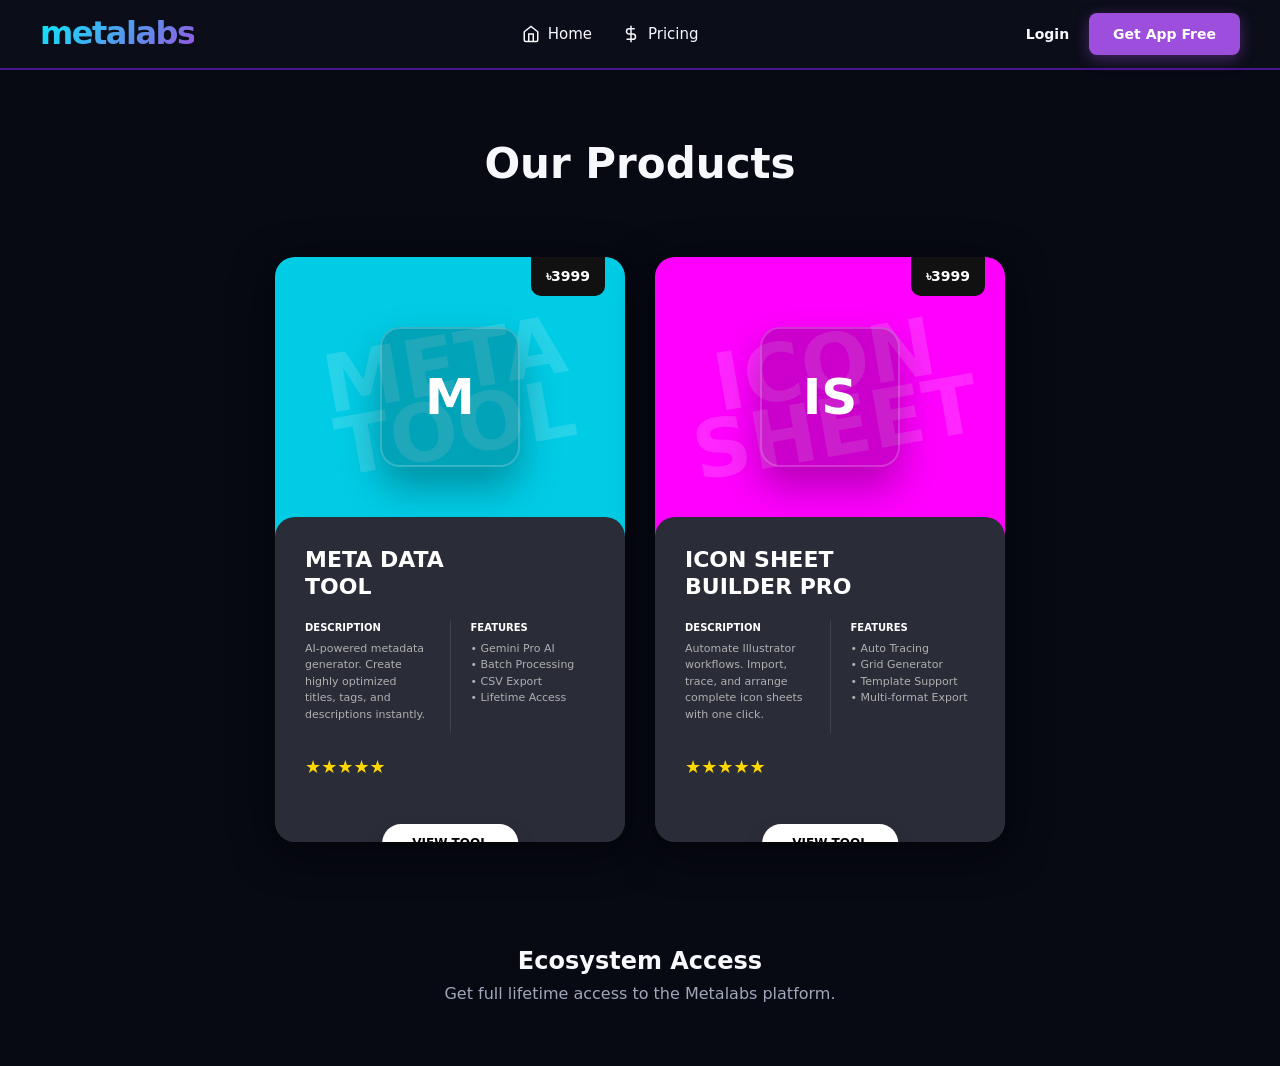
<file: index.html>
<!DOCTYPE html>
<html lang="bn">
<head>
    <meta charset="UTF-8">
    <meta name="viewport" content="width=device-width, initial-scale=1.0">
    <title>Metalabs - Creative Production Tools</title>
    <style>
        :root {
            --bg-main: #070913;
            --nav-bg: #0b0d19;
            --nav-border: #4a148c;
            --neon-purple: #9d4edd;
            --neon-cyan: #00f3ff;
            --text-main: #f7f8fc;
            --text-muted: #a0a7b8;
            --card-cyan: #00cce6;
            --card-pink: #ff00ff;
            --card-dark: #2a2c38;
        }

        * { box-sizing: border-box; margin: 0; padding: 0; font-family: 'Inter', system-ui, sans-serif; }
        body { background-color: var(--bg-main); color: var(--text-main); line-height: 1.6; }

        /* --- Navbar Styles --- */
        .navbar {
            display: flex; justify-content: space-between; align-items: center;
            padding: 0 40px; height: 70px; background-color: var(--nav-bg);
            border-bottom: 2px solid var(--nav-border); position: sticky; top: 0; z-index: 100;
        }

        /* --- New Gradient Text Logo --- */
        .logo-text {
            font-size: 32px;
            font-weight: 900;
            background: linear-gradient(135deg, var(--neon-cyan), var(--neon-purple));
            -webkit-background-clip: text;
            -webkit-text-fill-color: transparent;
            text-decoration: none;
            letter-spacing: -1.5px;
            text-transform: lowercase;
        }

        .nav-links { display: flex; gap: 30px; align-items: center; }
        .nav-links a {
            display: flex; align-items: center; gap: 8px; color: var(--text-main);
            text-decoration: none; font-size: 15px; font-weight: 500; transition: color 0.3s;
        }
        .nav-links a:hover { color: var(--neon-purple); }
        .nav-right { display: flex; align-items: center; gap: 20px; }

        /* --- Dynamic Profile Dropdown --- */
        .profile-menu { position: relative; display: inline-block; }
        .profile-icon {
            background: rgba(157, 78, 221, 0.1); border: 1px solid var(--neon-purple);
            border-radius: 50%; width: 40px; height: 40px; display: flex;
            align-items: center; justify-content: center; cursor: pointer;
            color: white; font-weight: bold; font-size: 18px; transition: 0.3s;
        }
        .profile-icon:hover { background: var(--neon-purple); box-shadow: 0 0 15px rgba(157,78,221,0.5); }
        
        .dropdown-content {
            display: none; position: absolute; right: 0; top: 50px;
            background-color: #1a1c29; min-width: 240px; border-radius: 12px;
            border: 1px solid rgba(255,255,255,0.1); box-shadow: 0 8px 32px rgba(0,0,0,0.5);
            z-index: 1; overflow: hidden;
        }
        /* অদৃশ্য ব্রিজ বা Invisible Bridge */
        .profile-menu::after { 
            content: ''; position: absolute; top: 100%; left: -20px; right: -20px; height: 20px; 
        }
        .profile-menu:hover .dropdown-content { display: block; }
        
        /* User Info Box inside Dropdown */
        .user-info-box {
            padding: 20px;
            border-bottom: 1px solid rgba(255,255,255,0.1);
            background: linear-gradient(180deg, rgba(157,78,221,0.1) 0%, transparent 100%);
        }
        .user-info-box .email { font-weight: bold; font-size: 14px; margin-bottom: 8px; color: white; word-break: break-all; }
        .user-info-box .badge { 
            display: inline-block; padding: 4px 10px; border-radius: 20px; 
            font-size: 11px; font-weight: bold; margin-bottom: 5px;
            background: rgba(0, 243, 255, 0.1); color: var(--neon-cyan); border: 1px solid var(--neon-cyan);
        }
        .user-info-box .credits { font-size: 12px; color: #a0a7b8; }

        .dropdown-content a {
            color: var(--text-muted); padding: 12px 20px; text-decoration: none;
            display: flex; align-items: center; gap: 10px; font-size: 14px; transition: 0.2s;
        }
        .dropdown-content a:hover { background-color: rgba(255,255,255,0.05); color: white; }

        /* --- Main Content --- */
        .container { max-width: 1200px; margin: 60px auto; padding: 0 20px; }
        .header-title { text-align: center; margin-bottom: 60px; }
        .header-title h1 { font-size: 42px; margin-bottom: 15px; }

        /* Product Cards */
        .cards-wrapper { display: flex; justify-content: center; gap: 30px; flex-wrap: wrap; }
        .product-card {
            width: 350px; background-color: var(--card-dark); border-radius: 20px;
            overflow: hidden; display: flex; flex-direction: column;
            box-shadow: 0 10px 40px rgba(0,0,0,0.5); position: relative;
            text-decoration: none; color: white; transition: transform 0.3s;
        }
        .product-card:hover { transform: translateY(-10px); }
        .card-top { height: 280px; position: relative; display: flex; align-items: center; justify-content: center; overflow: hidden; }
        .card-top.cyan { background-color: var(--card-cyan); }
        .card-top.pink { background-color: var(--card-pink); }
        .price-tag {
            position: absolute; top: 0; right: 20px; background: #111; color: white;
            padding: 8px 15px; font-weight: bold; font-size: 14px; border-bottom-left-radius: 10px; border-bottom-right-radius: 10px; z-index: 2;
        }
        .bg-text { position: absolute; font-size: 80px; font-weight: 900; color: rgba(255,255,255,0.15); line-height: 0.8; text-align: center; transform: rotate(-10deg); }
        .product-image {
            width: 140px; height: 140px; background: rgba(0,0,0,0.2); border-radius: 20px;
            display: flex; align-items: center; justify-content: center; font-size: 50px;
            font-weight: bold; z-index: 1; box-shadow: 0 20px 40px rgba(0,0,0,0.3); border: 2px solid rgba(255,255,255,0.2);
        }
        .card-bottom { padding: 30px; padding-bottom: 50px; background-color: var(--card-dark); border-radius: 20px; position: relative; margin-top: -20px; z-index: 3; }
        .card-title { font-size: 22px; font-weight: 700; text-transform: uppercase; margin-bottom: 20px; line-height: 1.2; }
        .card-details { display: flex; gap: 20px; margin-bottom: 20px; }
        .card-col { flex: 1; }
        .card-col p { font-size: 11px; color: #b0b0b0; line-height: 1.5; margin-bottom: 10px; }
        .col-title { font-size: 10px; font-weight: bold; color: white; margin-bottom: 5px; text-transform: uppercase; }
        .divider { width: 1px; background-color: rgba(255,255,255,0.1); }
        .stars { color: #ffd700; font-size: 18px; margin-bottom: 10px; }
        .card-btn {
            position: absolute; bottom: -20px; left: 50%; transform: translateX(-50%);
            background: white; color: black; border: none; padding: 12px 30px; border-radius: 30px;
            font-weight: 700; font-size: 12px; cursor: pointer; box-shadow: 0 10px 20px rgba(0,0,0,0.2); transition: 0.3s; text-transform: uppercase;
        }
        .product-card:hover .card-btn { background: var(--neon-purple); color: white; }
        .pricing-section { margin-top: 100px; text-align: center; }
    </style>
</head>
<body>

    <!-- Navbar -->
    <nav class="navbar">
        <a href="#" class="logo-text">metalabs</a>
        
        <div class="nav-links">
            <a href="#"><svg width="18" height="18" viewBox="0 0 24 24" fill="none" stroke="currentColor" stroke-width="2"><path d="M3 9l9-7 9 7v11a2 2 0 0 1-2 2H5a2 2 0 0 1-2-2z"></path><polyline points="9 22 9 12 15 12 15 22"></polyline></svg> Home</a>
            <a href="#pricing"><svg width="18" height="18" viewBox="0 0 24 24" fill="none" stroke="currentColor" stroke-width="2"><line x1="12" y1="1" x2="12" y2="23"></line><path d="M17 5H9.5a3.5 3.5 0 0 0 0 7h5a3.5 3.5 0 0 1 0 7H6"></path></svg> Pricing</a>
        </div>

       <div class="nav-right">
            <!-- Guest View (Shows when NOT logged in) -->
            <div id="guest-nav" style="display: flex; gap: 20px; align-items: center;">
                <a href="login.html" style="color: var(--text-main); text-decoration: none; font-weight: 600; font-size: 14px; transition: color 0.3s;" onmouseover="this.style.color='var(--neon-purple)'" onmouseout="this.style.color='var(--text-main)'">Login</a>
                <a href="login.html" style="background: var(--neon-purple); color: white; text-decoration: none; padding: 10px 24px; border-radius: 8px; font-weight: 600; font-size: 14px; transition: 0.3s; box-shadow: 0 4px 15px rgba(157,78,221,0.4);" onmouseover="this.style.transform='scale(0.95)'" onmouseout="this.style.transform='scale(1)'">Get App Free</a>
            </div>

            <!-- User View (Shows when Logged In) -->
            <div id="user-nav" class="profile-menu" style="display: none;">
                <div class="profile-icon" id="user-avatar">?</div>
                <div class="dropdown-content">
                    <div class="user-info-box">
                        <div class="email" id="display-email">Not Logged In</div>
                        <div class="badge" id="display-plan">Guest User</div>
                        <div class="credits" id="display-credits">Create an account to get 50 credits</div>
                    </div>
                    <a href="#"><svg width="16" height="16" viewBox="0 0 24 24" fill="none" stroke="currentColor" stroke-width="2"><rect x="3" y="3" width="18" height="18" rx="2" ry="2"></rect><line x1="3" y1="9" x2="21" y2="9"></line><line x1="9" y1="21" x2="9" y2="9"></line></svg> Dashboard</a>
                    <a href="#"><svg width="16" height="16" viewBox="0 0 24 24" fill="none" stroke="currentColor" stroke-width="2"><path d="M22 16.92v3a2 2 0 0 1-2.18 2 19.79 19.79 0 0 1-8.63-3.07 19.5 19.5 0 0 1-6-6 19.79 19.79 0 0 1-3.07-8.67A2 2 0 0 1 4.11 2h3a2 2 0 0 1 2 1.72 12.84 12.84 0 0 0 .7 2.81 2 2 0 0 1-.45 2.11L8.09 9.91a16 16 0 0 0 6 6l1.27-1.27a2 2 0 0 1 2.11-.45 12.84 12.84 0 0 0 2.81.7A2 2 0 0 1 22 16.92z"></path></svg> Whatsapp Support</a>
                    <a href="#" id="logout-btn" style="border-top: 1px solid rgba(255,255,255,0.1); color: #ff4757;"><svg width="16" height="16" viewBox="0 0 24 24" fill="none" stroke="currentColor" stroke-width="2"><path d="M9 21H5a2 2 0 0 1-2-2V5a2 2 0 0 1 2-2h4"></path><polyline points="16 17 21 12 16 7"></polyline><line x1="21" y1="12" x2="9" y2="12"></line></svg> Log out</a>
                </div>
            </div>
        </div>
    </nav>

    <div class="container">
        <div class="header-title">
            <h1>Our Products</h1>
        </div>

        <div class="cards-wrapper">
            <!-- Meta Data Tool Card -->
            <a href="metalabs-tool.html" class="product-card">
                <div class="card-top cyan">
                    <div class="price-tag">৳3999</div>
                    <div class="bg-text">META<br>TOOL</div>
                    <div class="product-image">M</div>
                </div>
                <div class="card-bottom">
                    <div class="card-title">META DATA<br>TOOL</div>
                    <div class="card-details">
                        <div class="card-col">
                            <div class="col-title">DESCRIPTION</div>
                            <p>AI-powered metadata generator. Create highly optimized titles, tags, and descriptions instantly.</p>
                        </div>
                        <div class="divider"></div>
                        <div class="card-col">
                            <div class="col-title">FEATURES</div>
                            <p>• Gemini Pro AI<br>• Batch Processing<br>• CSV Export<br>• Lifetime Access</p>
                        </div>
                    </div>
                    <div class="stars">★★★★★</div>
                    <button class="card-btn">VIEW TOOL</button>
                </div>
            </a>

            <!-- Icon Sheet Builder Card -->
            <a href="icon-sheet.html" class="product-card">
                <div class="card-top pink">
                    <div class="price-tag">৳3999</div>
                    <div class="bg-text">ICON<br>SHEET</div>
                    <div class="product-image">IS</div>
                </div>
                <div class="card-bottom">
                    <div class="card-title">ICON SHEET<br>BUILDER PRO</div>
                    <div class="card-details">
                        <div class="card-col">
                            <div class="col-title">DESCRIPTION</div>
                            <p>Automate Illustrator workflows. Import, trace, and arrange complete icon sheets with one click.</p>
                        </div>
                        <div class="divider"></div>
                        <div class="card-col">
                            <div class="col-title">FEATURES</div>
                            <p>• Auto Tracing<br>• Grid Generator<br>• Template Support<br>• Multi-format Export</p>
                        </div>
                    </div>
                    <div class="stars">★★★★★</div>
                    <button class="card-btn">VIEW TOOL</button>
                </div>
            </a>
        </div>

        <!-- Pricing Section -->
        <div id="pricing" class="pricing-section">
            <h2>Ecosystem Access</h2>
            <p style="color: var(--text-muted);">Get full lifetime access to the Metalabs platform.</p>
        </div>
    </div>

    <!-- User Dashboard Logic -->
   <script>
    const formMsg = document.querySelector('#form-message');
    const loginBtn = document.querySelector('#login-btn');
    const registerBtn = document.querySelector('#register-btn');
    const emailInput = document.querySelector('#user-email');
    const passwordInput = document.querySelector('#user-password');

    async function handleAuth(action) {
        const email = emailInput.value.trim();
        const password = passwordInput.value.trim();

        if(!email || !password) {
            formMsg.style.color = '#ff6d78';
            formMsg.textContent = 'Please enter both email and password.';
            return;
        }

        formMsg.style.color = 'var(--neon-cyan)';
        formMsg.textContent = 'Processing... Please wait.';
        loginBtn.disabled = true;
        registerBtn.disabled = true;

        const endpoint = action === 'login' ? '/api/v1/users/app/login' : '/api/v1/users/app/register';

        try {
            const response = await fetch(`https://genmeta-server.onrender.com${endpoint}`, {
                method: 'POST',
                headers: { 'Content-Type': 'application/json' },
                body: JSON.stringify({ email, password })
            });

            const data = await response.json();

            if (data.success) {
                formMsg.style.color = '#70e3a1';
                formMsg.textContent = action === 'login' ? 'Login successful! Opening App...' : 'Account created! 50 Credits added. Opening App...';
                
                // হোমপেজের ড্যাশবোর্ডে দেখানোর জন্য ইউজারের ডেটা ব্রাউজারে সেভ করা হচ্ছে
                localStorage.setItem('metalabs_email', email);
                if(action === 'register') {
                    localStorage.setItem('metalabs_credits', '50');
                    localStorage.setItem('metalabs_plan', 'free');
                }

                // ডেস্কটপ অ্যাপ ওপেন করার ম্যাজিক লিংক (Deep Link)
                const secretKey = data.data.apiKey;
                window.location.href = `genmeta://login?token=${secretKey}`;
            } else {
                formMsg.style.color = '#ff6d78';
                formMsg.textContent = 'Error: ' + (data.message || 'Authentication failed');
            }
        } catch (error) {
            formMsg.style.color = '#ff6d78';
            formMsg.textContent = 'Server connection failed. Is the server running?';
        } finally {
            loginBtn.disabled = false;
            registerBtn.disabled = false;
        }
    }

    loginBtn.addEventListener('click', () => handleAuth('login'));
    registerBtn.addEventListener('click', () => handleAuth('register'));
</script>
<!-- User Dashboard Dynamic Logic -->
    <script>
        document.addEventListener('DOMContentLoaded', () => {
            const userEmail = localStorage.getItem('metalabs_email');
            const userPlan = localStorage.getItem('metalabs_plan') || 'Free Tier';
            const userCredits = localStorage.getItem('metalabs_credits') || '50';

            const guestNav = document.getElementById('guest-nav');
            const userNav = document.getElementById('user-nav');

            if (userEmail) {
                // User is logged in, show profile dropdown
                guestNav.style.display = 'none';
                userNav.style.display = 'inline-block';
                
                document.getElementById('user-avatar').textContent = userEmail.charAt(0).toUpperCase();
                document.getElementById('display-email').textContent = userEmail;
                document.getElementById('display-plan').textContent = 'Plan: ' + userPlan.toUpperCase();
                document.getElementById('display-credits').textContent = 'Remaining Credits: ' + userCredits;
                
                if(userPlan.toLowerCase() !== 'free') {
                    const badge = document.getElementById('display-plan');
                    badge.style.background = 'rgba(188, 19, 254, 0.1)';
                    badge.style.color = 'var(--neon-purple)';
                    badge.style.borderColor = 'var(--neon-purple)';
                    document.getElementById('display-credits').textContent = 'Unlimited Access';
                }
            } else {
                // Not logged in, show login buttons
                guestNav.style.display = 'flex';
                userNav.style.display = 'none';
            }

            // Logout Logic
            const logoutBtn = document.getElementById('logout-btn');
            if (logoutBtn) {
                logoutBtn.addEventListener('click', (e) => {
                    e.preventDefault();
                    localStorage.clear();
                    window.location.reload();
                });
            }
        });
    </script>
</body>
</html>
    
</body>
</html>
</file>
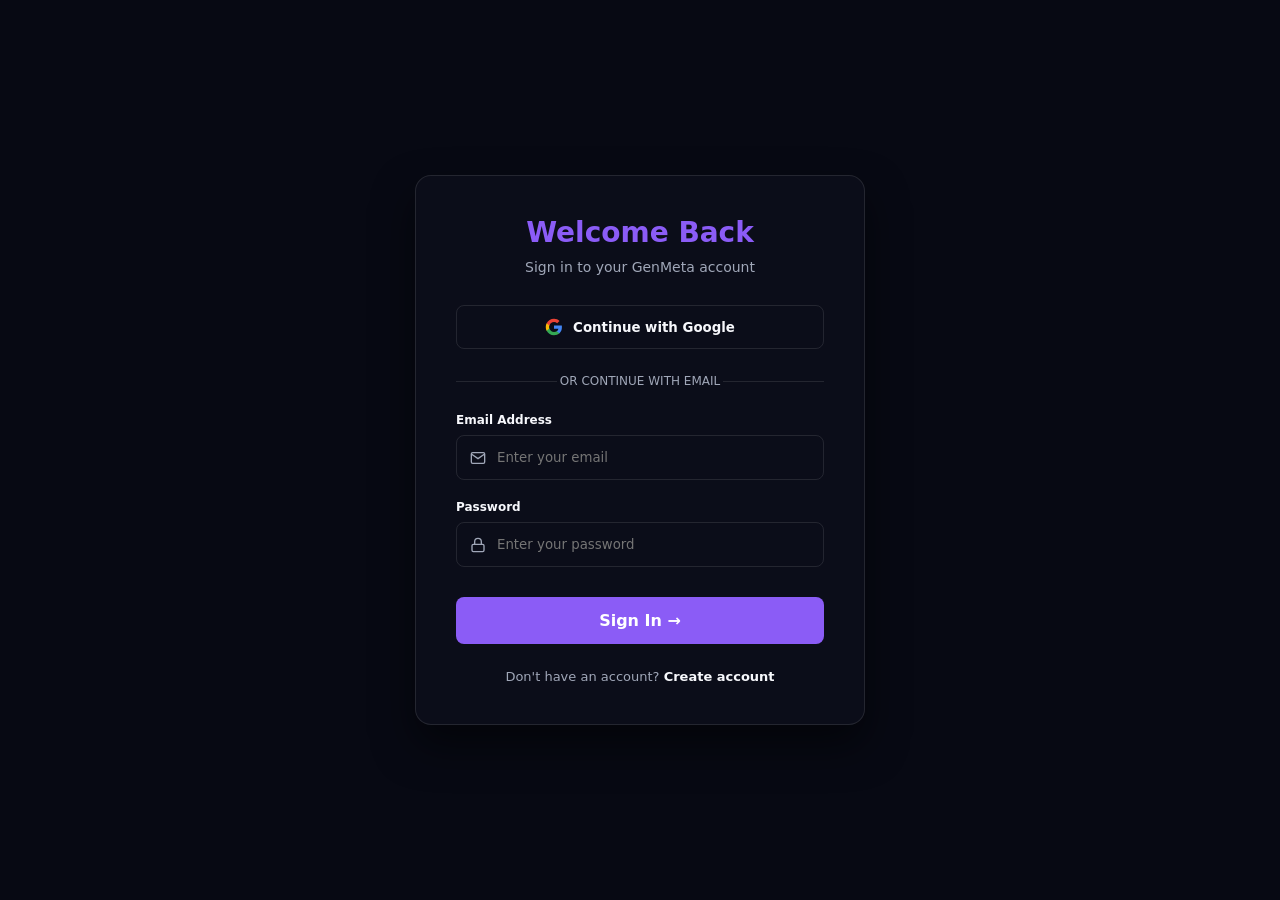
<file: login.html>
<!DOCTYPE html>
<html lang="en">
<head>
    <meta charset="UTF-8">
    <meta name="viewport" content="width=device-width, initial-scale=1.0">
    <title>Login - Metalabs</title>
    <style>
        :root {
            --bg-main: #070913;
            --card-bg: #0b0d19;
            --neon-purple: #8b5cf6;
            --text-main: #f7f8fc;
            --text-muted: #a0a7b8;
            --border-color: rgba(255, 255, 255, 0.1);
        }

        * { box-sizing: border-box; margin: 0; padding: 0; font-family: 'Inter', system-ui, sans-serif; }
        
        body { 
            background-color: var(--bg-main); 
            color: var(--text-main); 
            display: flex; 
            justify-content: center; 
            align-items: center; 
            min-height: 100vh;
        }

        .login-container {
            background-color: var(--card-bg);
            border: 1px solid var(--border-color);
            border-radius: 16px;
            padding: 40px;
            width: 100%;
            max-width: 450px;
            box-shadow: 0 20px 40px rgba(0,0,0,0.5);
        }

        .header-text { text-align: center; margin-bottom: 30px; }
        .header-text h1 { font-size: 28px; margin-bottom: 10px; color: var(--neon-purple); }
        .header-text p { color: var(--text-muted); font-size: 14px; }

        .google-btn {
            width: 100%; background: transparent; border: 1px solid var(--border-color);
            color: var(--text-main); padding: 12px; border-radius: 8px; font-weight: 600;
            cursor: pointer; display: flex; justify-content: center; align-items: center; gap: 10px;
            margin-bottom: 25px; transition: 0.3s;
        }
        .google-btn:hover { background: rgba(255,255,255,0.05); }

        .divider {
            display: flex; align-items: center; text-align: center; color: var(--text-muted);
            font-size: 12px; margin-bottom: 25px;
        }
        .divider::before, .divider::after { content: ''; flex: 1; border-bottom: 1px solid var(--border-color); }
        .divider:not(:empty)::before { margin-right: .25em; }
        .divider:not(:empty)::after { margin-left: .25em; }

        .form-group { margin-bottom: 20px; }
        .form-group label { display: block; font-size: 12px; color: var(--text-main); margin-bottom: 8px; font-weight: 600; }
        
        .input-wrapper { position: relative; }
        .input-wrapper input {
            width: 100%; padding: 14px 14px 14px 40px; background: transparent;
            border: 1px solid var(--border-color); border-radius: 8px; color: var(--text-main);
            outline: none; transition: 0.3s;
        }
        .input-wrapper input:focus { border-color: var(--neon-purple); }
        .input-wrapper svg {
            position: absolute; left: 14px; top: 50%; transform: translateY(-50%);
            color: var(--text-muted); width: 16px; height: 16px;
        }

        .submit-btn {
            width: 100%; background: var(--neon-purple); color: white; border: none;
            padding: 14px; border-radius: 8px; font-weight: 600; font-size: 16px;
            cursor: pointer; transition: 0.3s; margin-top: 10px;
        }
        .submit-btn:hover { background: #7c3aed; }

        .switch-link {
            text-align: center; margin-top: 25px; font-size: 13px; color: var(--text-muted);
        }
        .switch-link a { color: var(--text-main); text-decoration: none; font-weight: 600; cursor: pointer; }
        .switch-link a:hover { text-decoration: underline; }
        
        #form-message { text-align: center; font-size: 13px; margin-top: 15px; }
    </style>
</head>
<body>

    <div class="login-container">
        <div class="header-text">
            <h1 id="title-text">Welcome Back</h1>
            <p id="subtitle-text">Sign in to your GenMeta account</p>
        </div>

        <button class="google-btn">
            <svg width="18" height="18" viewBox="0 0 24 24"><path fill="#4285F4" d="M22.56 12.25c0-.78-.07-1.53-.2-2.25H12v4.26h5.92c-.26 1.37-1.04 2.53-2.21 3.31v2.77h3.57c2.08-1.92 3.28-4.74 3.28-8.09z"/><path fill="#34A853" d="M12 23c2.97 0 5.46-.98 7.28-2.66l-3.57-2.77c-.98.66-2.23 1.06-3.71 1.06-2.86 0-5.29-1.93-6.16-4.53H2.18v2.84C3.99 20.53 7.7 23 12 23z"/><path fill="#FBBC05" d="M5.84 14.09c-.22-.66-.35-1.36-.35-2.09s.13-1.43.35-2.09V7.07H2.18C1.43 8.55 1 10.22 1 12s.43 3.45 1.18 4.93l2.85-2.22.81-.62z"/><path fill="#EA4335" d="M12 5.38c1.62 0 3.06.56 4.21 1.64l3.15-3.15C17.45 2.09 15.02 1 12 1 7.7 1 3.99 3.47 2.18 7.07l3.66 2.84c.87-2.6 3.3-4.53 6.16-4.53z"/></svg>
            Continue with Google
        </button>

        <div class="divider">OR CONTINUE WITH EMAIL</div>

        <div class="form-group">
            <label>Email Address</label>
            <div class="input-wrapper">
                <svg viewBox="0 0 24 24" fill="none" stroke="currentColor" stroke-width="2"><path d="M4 4h16c1.1 0 2 .9 2 2v12c0 1.1-.9 2-2 2H4c-1.1 0-2-.9-2-2V6c0-1.1.9-2 2-2z"></path><polyline points="22,6 12,13 2,6"></polyline></svg>
                <input type="email" id="user-email" placeholder="Enter your email">
            </div>
        </div>

        <div class="form-group">
            <label>Password</label>
            <div class="input-wrapper">
                <svg viewBox="0 0 24 24" fill="none" stroke="currentColor" stroke-width="2"><rect x="3" y="11" width="18" height="11" rx="2" ry="2"></rect><path d="M7 11V7a5 5 0 0 1 10 0v4"></path></svg>
                <input type="password" id="user-password" placeholder="Enter your password">
            </div>
        </div>

        <button class="submit-btn" id="action-btn">Sign In →</button>
        <div id="form-message"></div>

        <div class="switch-link">
            <span id="switch-text">Don't have an account?</span> 
            <a id="switch-action">Create account</a>
        </div>
    </div>

    <script>
        let isLoginMode = true;
        
        const titleText = document.getElementById('title-text');
        const subtitleText = document.getElementById('subtitle-text');
        const actionBtn = document.getElementById('action-btn');
        const switchText = document.getElementById('switch-text');
        const switchAction = document.getElementById('switch-action');
        const emailInput = document.getElementById('user-email');
        const passwordInput = document.getElementById('user-password');
        const formMsg = document.getElementById('form-message');

        switchAction.addEventListener('click', () => {
            isLoginMode = !isLoginMode;
            if (isLoginMode) {
                titleText.textContent = "Welcome Back";
                subtitleText.textContent = "Sign in to your GenMeta account";
                actionBtn.textContent = "Sign In →";
                switchText.textContent = "Don't have an account?";
                switchAction.textContent = "Create account";
            } else {
                titleText.textContent = "Create Account";
                subtitleText.textContent = "Register to get 50 free credits";
                actionBtn.textContent = "Sign Up →";
                switchText.textContent = "Already have an account?";
                switchAction.textContent = "Sign in";
            }
            formMsg.textContent = "";
        });

        actionBtn.addEventListener('click', async () => {
            const email = emailInput.value.trim();
            const password = passwordInput.value.trim();

            if(!email || !password) {
                formMsg.style.color = '#ff6d78';
                formMsg.textContent = 'Please enter both email and password.';
                return;
            }

            formMsg.style.color = 'var(--text-muted)';
            formMsg.textContent = 'Processing... Please wait.';
            actionBtn.disabled = true;

            const endpoint = isLoginMode ? '/api/v1/users/app/login' : '/api/v1/users/app/register';

            try {
                const response = await fetch(`https://genmeta-server.onrender.com${endpoint}`, {
                    method: 'POST',
                    headers: { 'Content-Type': 'application/json' },
                    body: JSON.stringify({ email, password })
                });

                const data = await response.json();

                if (data.success) {
                    formMsg.style.color = '#70e3a1';
                    formMsg.textContent = isLoginMode ? 'Login successful! Opening App...' : 'Account created! Opening App...';
                    
                    localStorage.setItem('metalabs_email', email);
                    if(!isLoginMode) {
                        localStorage.setItem('metalabs_credits', '50');
                        localStorage.setItem('metalabs_plan', 'free');
                    }

                    const secretKey = data.data.apiKey;
                    window.location.href = `genmeta://login?token=${secretKey}`;
                    
                    setTimeout(() => { window.location.href = "index.html"; }, 2000);
                } else {
                    formMsg.style.color = '#ff6d78';
                    formMsg.textContent = 'Error: ' + (data.message || 'Authentication failed');
                }
            } catch (error) {
                formMsg.style.color = '#ff6d78';
                formMsg.textContent = 'Server connection failed.';
            } finally {
                actionBtn.disabled = false;
            }
        });
    </script>
</body>
</html>
</file>
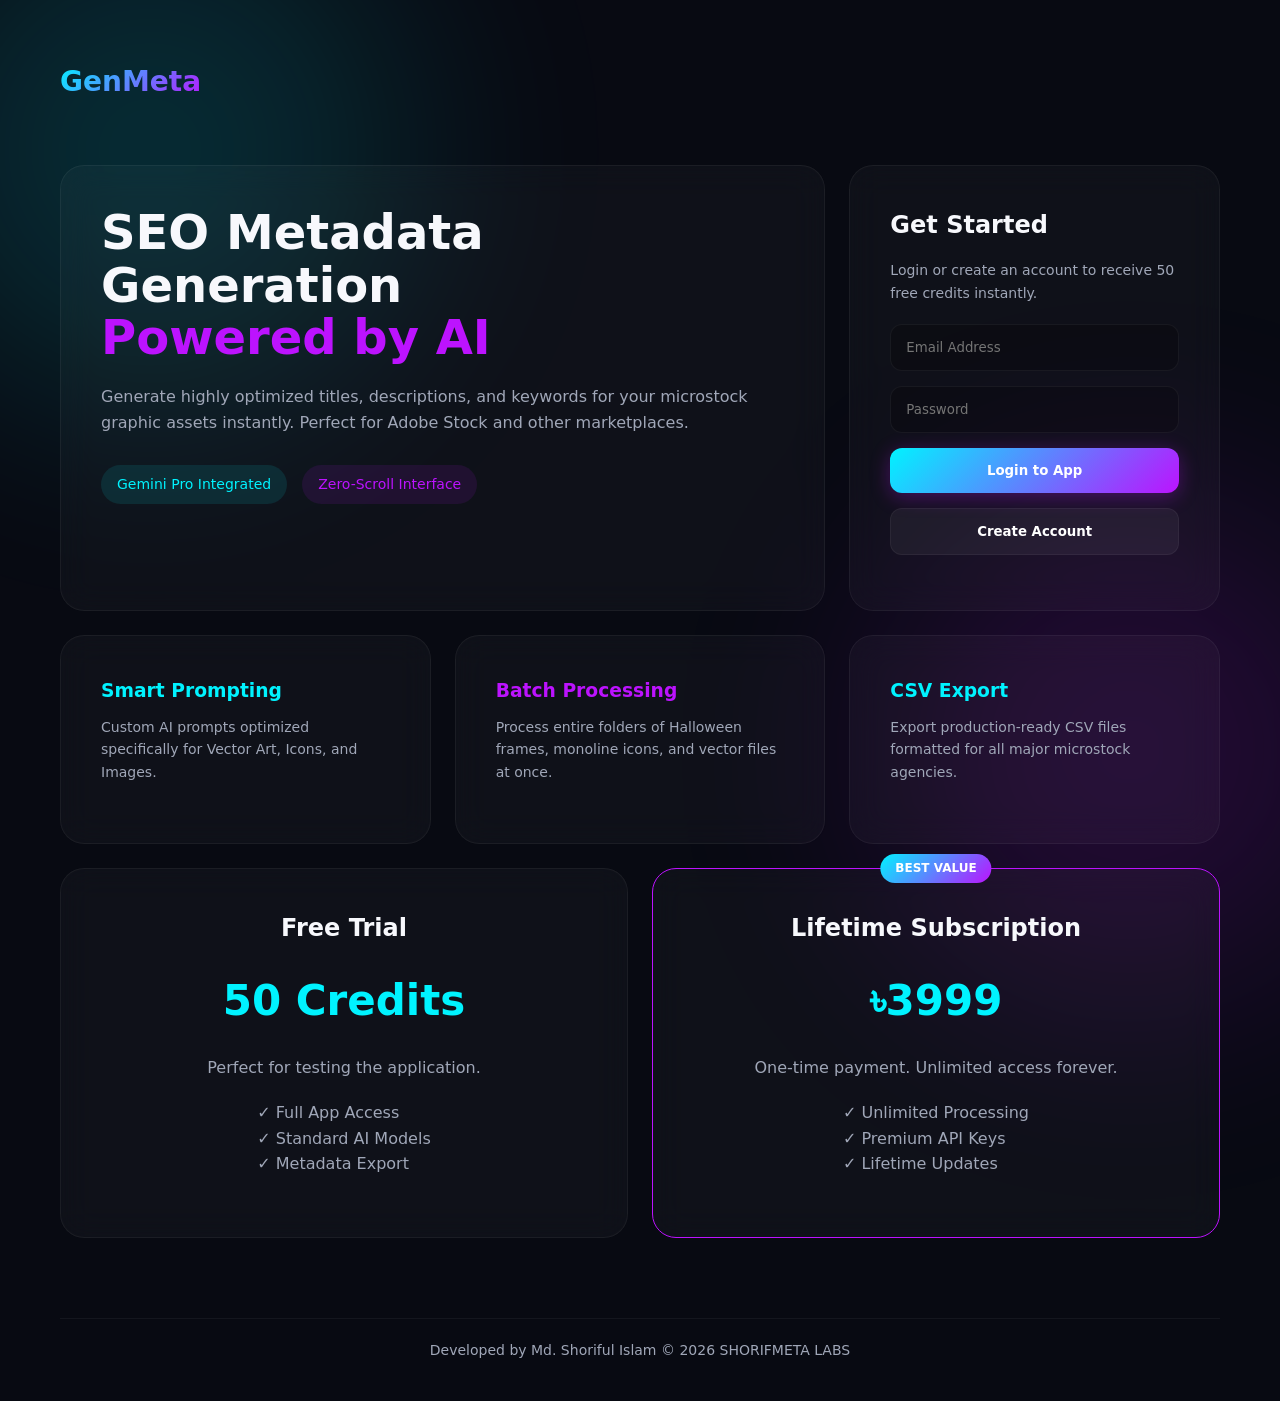
<file: metalabs.html>
<!DOCTYPE html>
<html lang="bn">
<head>
    <meta charset="UTF-8">
    <meta name="viewport" content="width=device-width, initial-scale=1.0">
    <title>GenMeta - AI Metadata Tool by ShorifMeta Labs</title>
    <style>
        :root {
            --bg-dark: #080a12;
            --surface-glass: rgba(255, 255, 255, 0.03);
            --border-glass: rgba(255, 255, 255, 0.05);
            --neon-cyan: #00f3ff;
            --neon-purple: #bc13fe;
            --text-main: #f7f8fc;
            --text-muted: #a0a7b8;
            --gradient-primary: linear-gradient(135deg, var(--neon-cyan), var(--neon-purple));
        }

        * {
            box-sizing: border-box;
            margin: 0;
            padding: 0;
            font-family: 'Inter', system-ui, sans-serif;
        }

        body {
            background-color: var(--bg-dark);
            color: var(--text-main);
            overflow-x: hidden;
            line-height: 1.6;
        }

        /* Ambient Glow Background */
        body::before, body::after {
            content: '';
            position: fixed;
            width: 500px;
            height: 500px;
            border-radius: 50%;
            filter: blur(120px);
            opacity: 0.15;
            z-index: -1;
        }
        body::before { background: var(--neon-cyan); top: -100px; left: -100px; }
        body::after { background: var(--neon-purple); bottom: -100px; right: -100px; }

        .container {
            max-width: 1200px;
            margin: 0 auto;
            padding: 40px 20px;
        }

        header {
            display: flex;
            justify-content: space-between;
            align-items: center;
            padding: 20px 0 60px 0;
        }

        .logo {
            font-size: 28px;
            font-weight: 800;
            background: var(--gradient-primary);
            -webkit-background-clip: text;
            -webkit-text-fill-color: transparent;
        }

        /* Bento Grid Layout */
        .bento-grid {
            display: grid;
            grid-template-columns: repeat(12, 1fr);
            gap: 24px;
        }

        .bento-card {
            background: var(--surface-glass);
            border: 1px solid var(--border-glass);
            backdrop-filter: blur(16px);
            border-radius: 24px;
            padding: 40px;
            transition: transform 0.3s ease, border-color 0.3s ease;
        }

        .bento-card:hover {
            transform: translateY(-5px);
            border-color: rgba(0, 243, 255, 0.3);
        }

        /* specific grid items */
        .hero-section { grid-column: span 8; }
        .auth-section { grid-column: span 4; }
        .feature-card { grid-column: span 4; }
        .pricing-card { grid-column: span 6; text-align: center; }

        h1 {
            font-size: 48px;
            margin-bottom: 20px;
            line-height: 1.1;
        }

        h2 { font-size: 24px; margin-bottom: 15px; }
        
        p { color: var(--text-muted); margin-bottom: 20px; }

        /* Form Styles */
        .auth-form {
            display: flex;
            flex-direction: column;
            gap: 15px;
        }

        input {
            width: 100%;
            padding: 15px;
            background: rgba(0, 0, 0, 0.2);
            border: 1px solid var(--border-glass);
            border-radius: 12px;
            color: var(--text-main);
            outline: none;
            transition: border-color 0.3s;
        }

        input:focus { border-color: var(--neon-cyan); }

        .btn {
            padding: 15px;
            border: none;
            border-radius: 12px;
            font-weight: 600;
            cursor: pointer;
            transition: opacity 0.3s, transform 0.2s;
        }

        .btn:hover { opacity: 0.9; transform: scale(0.98); }

        .btn-primary {
            background: var(--gradient-primary);
            color: white;
            box-shadow: 0 4px 20px rgba(188, 19, 254, 0.3);
        }

        .btn-secondary {
            background: rgba(255, 255, 255, 0.05);
            color: white;
            border: 1px solid var(--border-glass);
        }

        .form-message {
            margin-top: 15px;
            font-size: 14px;
            text-align: center;
        }

        .price-tag {
            font-size: 42px;
            font-weight: 800;
            color: var(--neon-cyan);
            margin: 20px 0;
        }

        footer {
            margin-top: 80px;
            text-align: center;
            color: var(--text-muted);
            font-size: 14px;
            padding-top: 20px;
            border-top: 1px solid var(--border-glass);
        }

        @media (max-width: 900px) {
            .hero-section, .auth-section, .feature-card, .pricing-card {
                grid-column: span 12;
            }
        }
    </style>
</head>
<body>

<div class="container">
    <header>
        <div class="logo">GenMeta</div>
    </header>

    <div class="bento-grid">
        <!-- Hero Section -->
        <div class="bento-card hero-section">
            <h1>SEO Metadata Generation <br><span style="color: var(--neon-purple);">Powered by AI</span></h1>
            <p>Generate highly optimized titles, descriptions, and keywords for your microstock graphic assets instantly. Perfect for Adobe Stock and other marketplaces.</p>
            <div style="display: flex; gap: 15px; margin-top: 30px;">
                <span style="padding: 8px 16px; background: rgba(0, 243, 255, 0.1); color: var(--neon-cyan); border-radius: 20px; font-size: 14px;">Gemini Pro Integrated</span>
                <span style="padding: 8px 16px; background: rgba(188, 19, 254, 0.1); color: var(--neon-purple); border-radius: 20px; font-size: 14px;">Zero-Scroll Interface</span>
            </div>
        </div>

        <!-- Authentication Section -->
        <div class="bento-card auth-section">
            <h2>Get Started</h2>
            <p style="font-size: 14px;">Login or create an account to receive 50 free credits instantly.</p>
            
            <form class="auth-form" id="auth-form">
                <input type="email" id="user-email" placeholder="Email Address" required>
                <input type="password" id="user-password" placeholder="Password" required>
                <button type="button" class="btn btn-primary" id="login-btn">Login to App</button>
                <button type="button" class="btn btn-secondary" id="register-btn">Create Account</button>
            </form>
            <div id="form-message" class="form-message"></div>
        </div>

        <!-- Features -->
        <div class="bento-card feature-card">
            <h3 style="color: var(--neon-cyan); margin-bottom: 10px;">Smart Prompting</h3>
            <p style="font-size: 14px;">Custom AI prompts optimized specifically for Vector Art, Icons, and Images.</p>
        </div>
        
        <div class="bento-card feature-card">
            <h3 style="color: var(--neon-purple); margin-bottom: 10px;">Batch Processing</h3>
            <p style="font-size: 14px;">Process entire folders of Halloween frames, monoline icons, and vector files at once.</p>
        </div>

        <div class="bento-card feature-card">
            <h3 style="color: var(--neon-cyan); margin-bottom: 10px;">CSV Export</h3>
            <p style="font-size: 14px;">Export production-ready CSV files formatted for all major microstock agencies.</p>
        </div>

        <!-- Pricing Sections -->
        <div class="bento-card pricing-card">
            <h2>Free Trial</h2>
            <div class="price-tag">50 Credits</div>
            <p>Perfect for testing the application.</p>
            <ul style="list-style: none; color: var(--text-muted); margin-bottom: 20px; text-align: left; display: inline-block;">
                <li>✓ Full App Access</li>
                <li>✓ Standard AI Models</li>
                <li>✓ Metadata Export</li>
            </ul>
        </div>

        <div class="bento-card pricing-card" style="border-color: var(--neon-purple); position: relative;">
            <div style="position: absolute; top: -15px; left: 50%; transform: translateX(-50%); background: var(--gradient-primary); padding: 5px 15px; border-radius: 20px; font-size: 12px; font-weight: bold; color: white;">BEST VALUE</div>
            <h2>Lifetime Subscription</h2>
            <div class="price-tag">৳3999</div>
            <p>One-time payment. Unlimited access forever.</p>
            <ul style="list-style: none; color: var(--text-muted); margin-bottom: 20px; text-align: left; display: inline-block;">
                <li>✓ Unlimited Processing</li>
                <li>✓ Premium API Keys</li>
                <li>✓ Lifetime Updates</li>
            </ul>
        </div>
    </div>

    <footer>
        Developed by Md. Shoriful Islam © 2026 SHORIFMETA LABS
    </footer>
</div>

<script>
    const formMsg = document.querySelector('#form-message');
    const loginBtn = document.querySelector('#login-btn');
    const registerBtn = document.querySelector('#register-btn');
    const emailInput = document.querySelector('#user-email');
    const passwordInput = document.querySelector('#user-password');

    async function handleAuth(action) {
        const email = emailInput.value.trim();
        const password = passwordInput.value.trim();

        if(!email || !password) {
            formMsg.style.color = '#ff6d78';
            formMsg.textContent = 'Please enter both email and password.';
            return;
        }

        formMsg.style.color = 'var(--neon-cyan)';
        formMsg.textContent = 'Processing... Please wait.';
        loginBtn.disabled = true;
        registerBtn.disabled = true;

        const endpoint = action === 'login' ? '/api/v1/users/app/login' : '/api/v1/users/app/register';

        try {
            const response = await fetch(`https://genmeta-server.onrender.com${endpoint}`, {
                method: 'POST',
                headers: { 'Content-Type': 'application/json' },
                body: JSON.stringify({ email, password })
            });

            const data = await response.json();

            if (data.success) {
                formMsg.style.color = '#70e3a1';
                formMsg.textContent = action === 'login' ? 'Login successful! Opening GenMeta...' : 'Account created! 50 Credits added. Opening GenMeta...';
                
                // ডেস্কটপ অ্যাপ ওপেন করার লিংক
                const secretKey = data.data.apiKey;
                window.location.href = `genmeta://login?token=${secretKey}`;
            } else {
                formMsg.style.color = '#ff6d78';
                formMsg.textContent = 'Error: ' + (data.message || 'Authentication failed');
            }
        } catch (error) {
            formMsg.style.color = '#ff6d78';
            formMsg.textContent = 'Server connection failed. Is the server running?';
        } finally {
            loginBtn.disabled = false;
            registerBtn.disabled = false;
        }
    }

    loginBtn.addEventListener('click', () => handleAuth('login'));
    registerBtn.addEventListener('click', () => handleAuth('register'));
</script>

</body>
</html>
</file>
